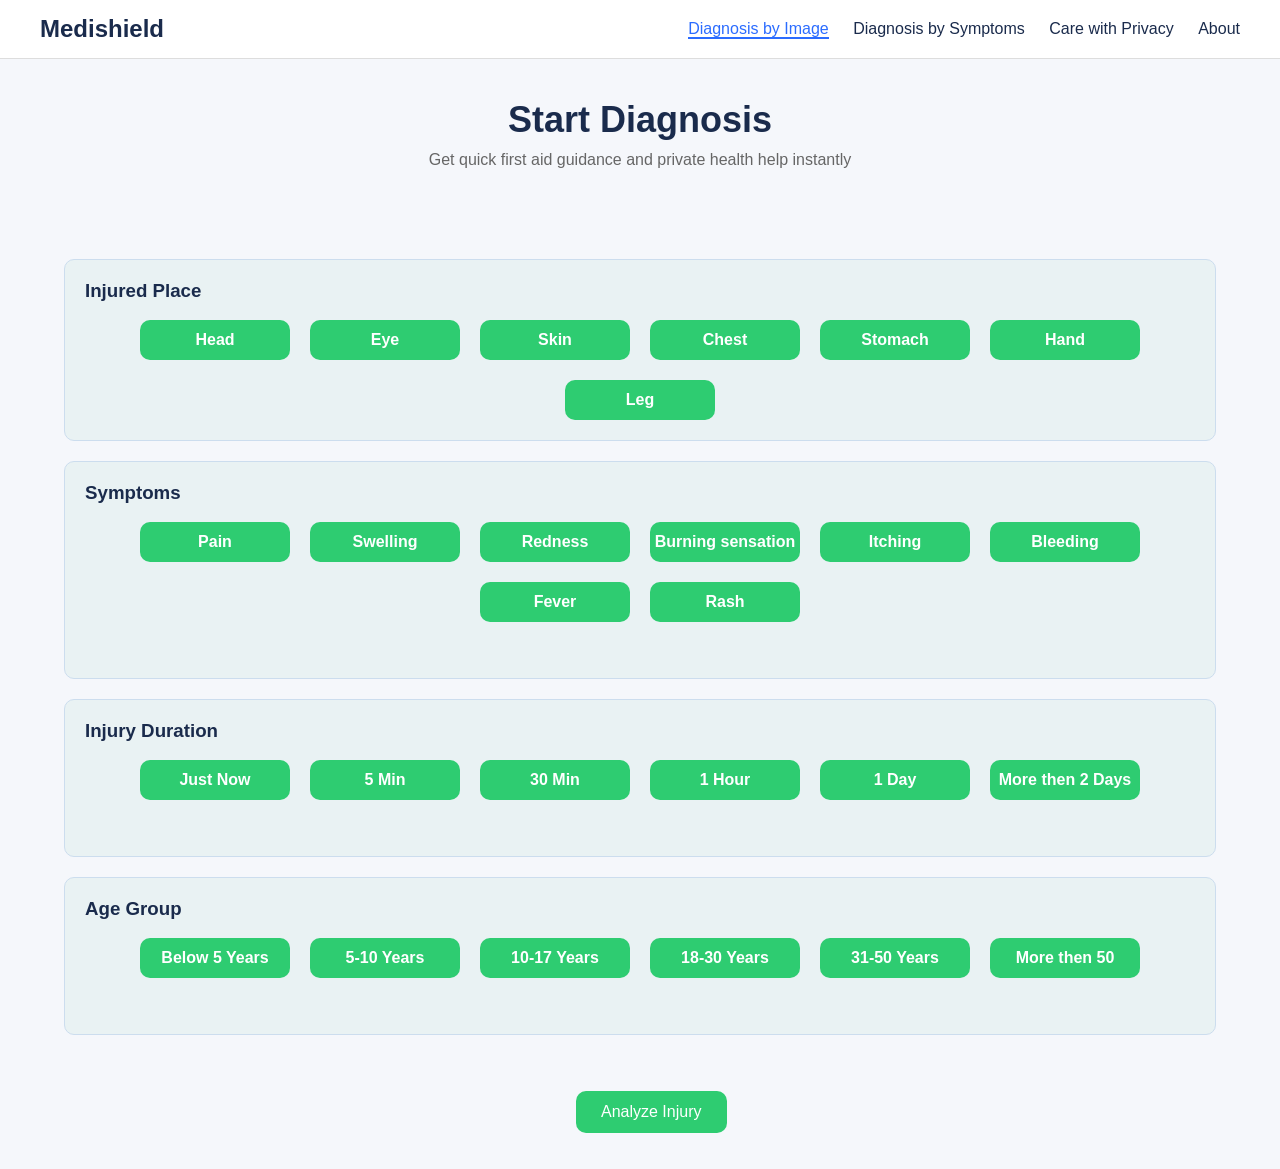
<file: templates/offline.html>
<!DOCTYPE html>
<html>

<head>
    <title>Offline mode</title>
    <style>
        * {
            margin: 0;
            padding: 0;
            box-sizing: border-box;
            font-family: Arial, sans-serif;
        }

        body {
            background: #f5f7fb;
            color: #1a2b4c;
        }

        /* Navbar */
        .navbar {
            display: flex;
            justify-content: space-between;
            align-items: center;
            padding: 15px 40px;
            background: white;
            border-bottom: 1px solid #ddd;
        }

        .logo {
            font-size: 24px;
            font-weight: bold;
        }

        .nav-links a {
            margin-left: 20px;
            text-decoration: none;
            color: #1a2b4c;
            font-weight: 500;
        }

        .nav-links a.active {
            color: #2b6cff;
            border-bottom: 2px solid #2b6cff;
        }

        /* Container */
        .container {
            text-align: center;
            padding: 40px 20px;
        }

        h1 {
            font-size: 36px;
            margin-bottom: 10px;
        }

        p {
            color: #666;
            margin-bottom: 30px;
        }

        /* Upload Box */
        .upload-box {
            border: 2px dashed #ccc;
            border-radius: 15px;
            height: 200px;
            display: flex;
            align-items: center;
            justify-content: center;
            margin: 20px auto;
            width: 60%;
            background: #fff;
            cursor: pointer;
        }

        /* Button */
        .btn1 {
            background: #2ecc71;
            border: none;
            padding: 12px 25px;
            color: white;
            border-radius: 10px;
            font-size: 16px;
            cursor: pointer;


        }

        /* Section Box */
        .box {
            background: #e9f2f3;
            padding: 20px;
            border-radius: 10px;
            margin: 20px auto;
            width: 90%;
            border: 1px solid #cde;
        }

        .box h2 {
            text-align: left;
            margin-bottom: 15px;
        }

        /* Buttons Grid */
        .grid {
            display: flex;
            flex-wrap: wrap;
            gap: 15px;
            justify-content: center;
        }

        .tag {
            padding: 10px 20px;
            border: 2px solid #2b6cff;
            border-radius: 8px;
            background: white;
            cursor: pointer;
            transition: 0.2s;
        }

        .btn-check {
            display: none;
        }

        .onebtn {
            height: 40px;
            width: 150px;
            background-color: #2ecc71;
            font-size: 16px;
            font-weight: 700;
            color: white;
            border-radius: 10px;
            display: flex;
            align-items: center;
            justify-content: center;

        }

        .onebtn:active {
            background-color: red;
        }

        .inputbox {
            align-items: center;
            justify-content: center;
            display: flex;
            gap: 20px;
            flex-wrap: wrap;
        }
    </style>
</head>

<body>
    <!-- Navbar -->
    <div class="navbar">
        <div class="logo">Medishield</div>
        <div class="nav-links">
            <a href="#" class="active">Diagnosis by Image</a>
            <a href="#">Diagnosis by Symptoms</a>
            <a href="#">Care with Privacy</a>
            <a href="#">About</a>
        </div>
    </div>



    <!-- Main Section -->
    <div class="container">
        <h1>Start Diagnosis</h1>
        <p>Get quick first aid guidance and private health help instantly</p>




    </div>

    <!-- Symptoms Section -->

    <div class="box">
        <h3 class="head1">Injured Place</h3>
        <br>

        <div class="inputbox d-flex flex-wrap">


            <input type="checkbox" class="btn-check" name="body_part" id="head" value="Head">
            <div class="onebtn"><label class="one btn btn-outline-primary" for="head">Head</label></div>

            <input type="checkbox" class="btn-check" name="body_part" id="eye" value="Eye">
            <div class="onebtn"> <label class="one btn btn-outline-primary" for="eye">Eye</label></div>

            <input type="checkbox" class="btn-check" name="body_part" id="skin" value="Skin">
            <div class="onebtn"> <label class="one btn btn-outline-primary" for="skin">Skin</label></div>

            <input type="checkbox" class="btn-check" name="body_part" id="chest" value="Chest">
            <div class="onebtn"> <label class="one btn btn-outline-primary" for="chest">Chest</label></div>

            <input type="checkbox" class="btn-check" name="body_part" id="stomach" value="Stomach">
            <div class="onebtn"> <label class="one btn btn-outline-primary" for="stomach">Stomach</label></div>

            <input type="checkbox" class="btn-check" name="body_part" id="hand" value="Hand">
            <div class="onebtn"> <label class="one btn btn-outline-primary" for="hand">Hand</label></div>

            <input type="checkbox" class="btn-check" name="body_part" id="leg" value="Leg">
            <div class="onebtn"> <label class="one btn btn-outline-primary" for="leg">Leg</label></div>

        </div>
    </div>
    <div class="box">
        <h3 class="head1">Symptoms</h3>
        <br>

        <div class="inputbox d-flex flex-wrap">

            <input type="checkbox" class="btn-check" name="symptom" id="pain" value="Pain">
            <div class="onebtn" id="changcolor"> <label class="one btn btn-outline-primary" for="pain">Pain</label>
            </div>

            <input type="checkbox" class="btn-check" name="symptom" id="swelling" value="Swelling">
            <div class="onebtn"> <label class="one btn btn-outline-primary" for="swelling">Swelling</label></div>

            <input type="checkbox" class="btn-check" name="symptom" id="redness" value="Redness">
            <div class="onebtn"> <label class="one btn btn-outline-primary" for="redness">Redness</label></div>

            <input type="checkbox" class="btn-check" name="symptom" id="burning" value="Burning sensation">
            <div class="onebtn"> <label class="one btn btn-outline-primary" for="burning">Burning sensation</label>
            </div>

            <input type="checkbox" class="btn-check" name="symptom" id="itching" value="Itching">
            <div class="onebtn"> <label class="one btn btn-outline-primary" for="itching">Itching</label></div>

            <input type="checkbox" class="btn-check" name="symptom" id="bleeding" value="Bleeding">
            <div class="onebtn"> <label class="one btn btn-outline-primary" for="bleeding">Bleeding</label></div>

            <input type="checkbox" class="btn-check" name="symptom" id="fever" value="Fever">
            <div class="onebtn"> <label class="one btn btn-outline-primary" for="fever">Fever</label></div>



            <input type="checkbox" class="btn-check" name="symptom" id="rash" value="Rash">
            <div class="onebtn"> <label class="one btn btn-outline-primary" for="rash">Rash</label></div>

        </div>

        <br><br>
    </div>

    <div class="box">
        <h3 class="head1">Injury Duration</h3>
        <br>

        <div class="inputbox d-flex flex-wrap">

            <input type="checkbox" class="btn-check" name="duration" id="Just Now" value="Just Now">
            <div class="onebtn"> <label class="one btn btn-outline-primary" for="Just Now">Just Now</label></div>

            <input type="checkbox" class="btn-check" name="duration" id="5 Min" value="5 Min">
            <div class="onebtn"> <label class="one btn btn-outline-primary" for="5 Min">5 Min</label></div>

            <input type="checkbox" class="btn-check" name="duration" id="30 Min" value="30 Min">
            <div class="onebtn"> <label class="one btn btn-outline-primary" for="30 Min">30 Min</label></div>

            <input type="checkbox" class="btn-check" name="duration" id="1 Hour" value="1 Hour">
            <div class="onebtn"> <label class="one btn btn-outline-primary" for="1 Hour">1 Hour</label></div>

            <input type="checkbox" class="btn-check" name="duration" id="1 Day" value="1 Day">
            <div class="onebtn"> <label class="one btn btn-outline-primary" for="1 Day">1 Day</label></div>

            <input type="checkbox" class="btn-check" name="duration" id="More then 2 Days" value="More then 2 Days">
            <div class="onebtn"> <label class="one btn btn-outline-primary" for="More then 2 Days">More then 2
                    Days</label></div>

        </div>

        <br><br>

    </div>
    <div class="box">
        <h3 class="head1">Age Group</h3>
        <br>

        <div class="inputbox d-flex flex-wrap">

            <input type="checkbox" class="btn-check" name="age" id="Below 5 Years" value="Below 5 Years">
            <div class="onebtn"> <label class="one btn btn-outline-primary" for="Below 5 Years">Below 5 Years</label>
            </div>

            <input type="checkbox" class="btn-check" name="age" id="5-10 Years" value="5-10 Years">
            <div class="onebtn"> <label class="one btn btn-outline-primary" for="5-10 Years">5-10 Years</label></div>

            <input type="checkbox" class="btn-check" name="age" id="10-17 Years" value="10-17 Years">
            <div class="onebtn"> <label class="one btn btn-outline-primary" for="10-17 Years">10-17 Years</label></div>

            <input type="checkbox" class="btn-check" name="age" id="18-30 Years" value="18-30 Years">
            <div class="onebtn"> <label class="one btn btn-outline-primary" for="18-30 Years">18-30 Years</label></div>

            <input type="checkbox" class="btn-check" name="age" id="31-50 Years" value="31-50 Years">
            <div class="onebtn"> <label class="one btn btn-outline-primary" for="31-50 Years">31-50 Years</label></div>

            <input type="checkbox" class="btn-check" name="age" id="More then 50" value="More then 50">
            <div class="onebtn"> <label class="one btn btn-outline-primary" for="More then 50">More then 50</label>
            </div>

        </div>

        <br><br>
    </div>


    <!-- <div class="box">
        <h2>Symptoms</h2>
        <div class="grid">
            <div class="tag">Pain</div>
            <div class="tag">Swelling</div>
            <div class="tag">Redness</div>
            <div class="tag">Burning</div>
            <div class="tag">Itching</div>
            <div class="tag">Bleeding</div>
            <div class="tag">Fever</div>
            <div class="tag">Nausea</div>
            <div class="tag">Dizziness</div>
            <div class="tag">Rash</div>
        </div>

    </div> -->
    <br><br>

    <button class="btn1" style="margin-left: 45%;" onclick="offlineAnalyze()">Analyze Injury</button><br><br>

    <!-- Floating Button -->



    <!-- <label><input type="checkbox" name="symptoms" value="itching"> Itching</label><br>
    <label><input type="checkbox" name="symptoms" value="redness"> Redness</label><br>
    <label><input type="checkbox" name="symptoms" value="burning"> Burning</label><br>
    <label><input type="checkbox" name="symptoms" value="pain"> Pain</label><br>
    <label><input type="checkbox" name="symptoms" value="swelling"> Swelling</label><br> -->

    <br>


    <div id="result"></div>

    <script>

        var changcolor = document.getElementById("changcolor");

        var isRed = false;

        changcolor.addEventListener("click", function () {
            if (isRed) {
                changcolor.style.backgroundColor = ""; // default color
                isRed = false;
            } else {
                changcolor.style.backgroundColor = "red";
                isRed = true;
            }
        });



        //     function offlineAnalyze() {

        //         let symptoms = []

        //         document.querySelectorAll('input[name="symptoms"]:checked')
        //             .forEach(el => symptoms.push(el.value))

        //         let result = {
        //             injury: "General irritation",
        //             risk: "LOW",
        //             steps: []
        //         }

        //         if (symptoms.includes("burning") && symptoms.includes("redness")) {
        //             result.injury = "Skin irritation"
        //             result.risk = "MODERATE"
        //             result.steps = [
        //                 "Wash with clean water",
        //                 "Avoid scratching",
        //                 "Keep area dry"
        //             ]
        //         }

        //         else if (symptoms.includes("pain") && symptoms.includes("swelling")) {
        //             result.injury = "Possible sprain"
        //             result.risk = "MODERATE"
        //             result.steps = [
        //                 "Take rest",
        //                 "Apply ice",
        //                 "Avoid movement"
        //             ]
        //         }

        //         else if (symptoms.includes("itching")) {
        //             result.injury = "Possible allergy"
        //             result.risk = "LOW"
        //             result.steps = [
        //                 "Keep clean",
        //                 "Avoid irritants",
        //                 "Use mild cream"
        //             ]
        //         }

        //         else {
        //             result.steps = [
        //                 "Keep clean",
        //                 "Monitor symptoms",
        //                 "Consult doctor if needed"
        //             ]
        //         }

        //         document.getElementById("result").innerHTML = `
        //     <h3>Possible Issue: ${result.injury}</h3>
        //     <p>Risk Level: ${result.risk}</p>
        //     <ul>
        //         ${result.steps.map(s => `<li>${s}</li>`).join("")}
        //     </ul>
        // `
        //     }
        // 


        function offlineAnalyze() {

            let bodyParts = []
            let symptoms = []
            let duration = []
            let age = []

            // Collect values
            document.querySelectorAll('input[name="body_part"]:checked')
                .forEach(el => bodyParts.push(el.value))

            document.querySelectorAll('input[name="symptom"]:checked')
                .forEach(el => symptoms.push(el.value))

            document.querySelectorAll('input[name="duration"]:checked')
                .forEach(el => duration.push(el.value))

            document.querySelectorAll('input[name="age"]:checked')
                .forEach(el => age.push(el.value))

            let result = {
                injury: "General condition",
                risk: "LOW",
                steps: [],
                doctor: []
            }

            // 🔥 LOGIC START

            // Bleeding case (HIGH PRIORITY)
            if (symptoms.includes("Bleeding")) {
                result.injury = "Open wound / cut"
                result.risk = "HIGH"
                result.steps = [
                    "Apply pressure to stop bleeding",
                    "Clean with water",
                    "Use clean bandage"
                ]
                result.doctor = ["If bleeding does not stop", "Deep cut"]
            }

            // Burn case
            else if (symptoms.includes("Burning sensation") || bodyParts.includes("Skin")) {
                result.injury = "Possible burn or skin irritation"
                result.risk = "MODERATE"
                result.steps = [
                    "Cool area with water for 10 minutes",
                    "Do not apply ice directly",
                    "Cover with clean cloth"
                ]
                result.doctor = ["If blisters form", "Severe pain"]
            }

            // Sprain / swelling
            else if (symptoms.includes("Pain") && symptoms.includes("Swelling")) {
                result.injury = "Possible sprain or injury"
                result.risk = "MODERATE"
                result.steps = [
                    "Take rest",
                    "Apply ice",
                    "Keep area elevated"
                ]
                result.doctor = ["If pain increases", "Unable to move"]
            }

            // Infection / irritation
            else if (symptoms.includes("Redness") && symptoms.includes("Itching")) {
                result.injury = "Skin infection or allergy"
                result.risk = "LOW"
                result.steps = [
                    "Keep area clean",
                    "Avoid scratching",
                    "Use mild cream"
                ]
                result.doctor = ["If it spreads", "No improvement in 2 days"]
            }

            // Fever case
            else if (symptoms.includes("Fever")) {
                result.injury = "Possible infection"
                result.risk = "MODERATE"
                result.steps = [
                    "Drink fluids",
                    "Take rest",
                    "Monitor temperature"
                ]
                result.doctor = ["High fever", "More than 2 days"]
            }

            // Default
            else {
                result.steps = [
                    "Keep area clean",
                    "Monitor symptoms",
                    "Avoid irritation"
                ]
                result.doctor = ["If symptoms increase"]
            }

            // ⏱ Duration impact
            if (duration.includes("More then 2 Days")) {
                result.risk = "HIGH"
                result.doctor.push("Problem lasting too long")
            }

            // 👶 Age safety
            if (age.includes("Below 5 Years")) {
                result.doctor.push("Extra care needed for children")
            }

            // 🎯 Risk emoji
            let riskSymbol = "🟢"
            if (result.risk === "MODERATE") riskSymbol = "🟡"
            if (result.risk === "HIGH") riskSymbol = "🔴"

            // 🧾 OUTPUT

            document.getElementById("result").innerHTML = `
        <div class="box">
            <h3> Possible Issue</h3>
            <br>
            <p>${result.injury}</p>
        </div>

        <div class="box">
            <h3> Risk Level</h3>
            <br>
            <p>${riskSymbol} ${result.risk}</p>
        </div>

        <div class="box">
            <h3> First Aid Steps</h3>
            <br>
            <ul>
                ${result.steps.map(s => `<li>${s}</li>`).join("")}
            </ul>
        </div>

        <div class="box">
            <h3> See Doctor When</h3>
            <br>
            <ul>
                ${result.doctor.map(s => `<li>${s}</li>`).join("")}
            </ul>
        </div>
    `
        }

    </script>

</body>

</html>
</file>
